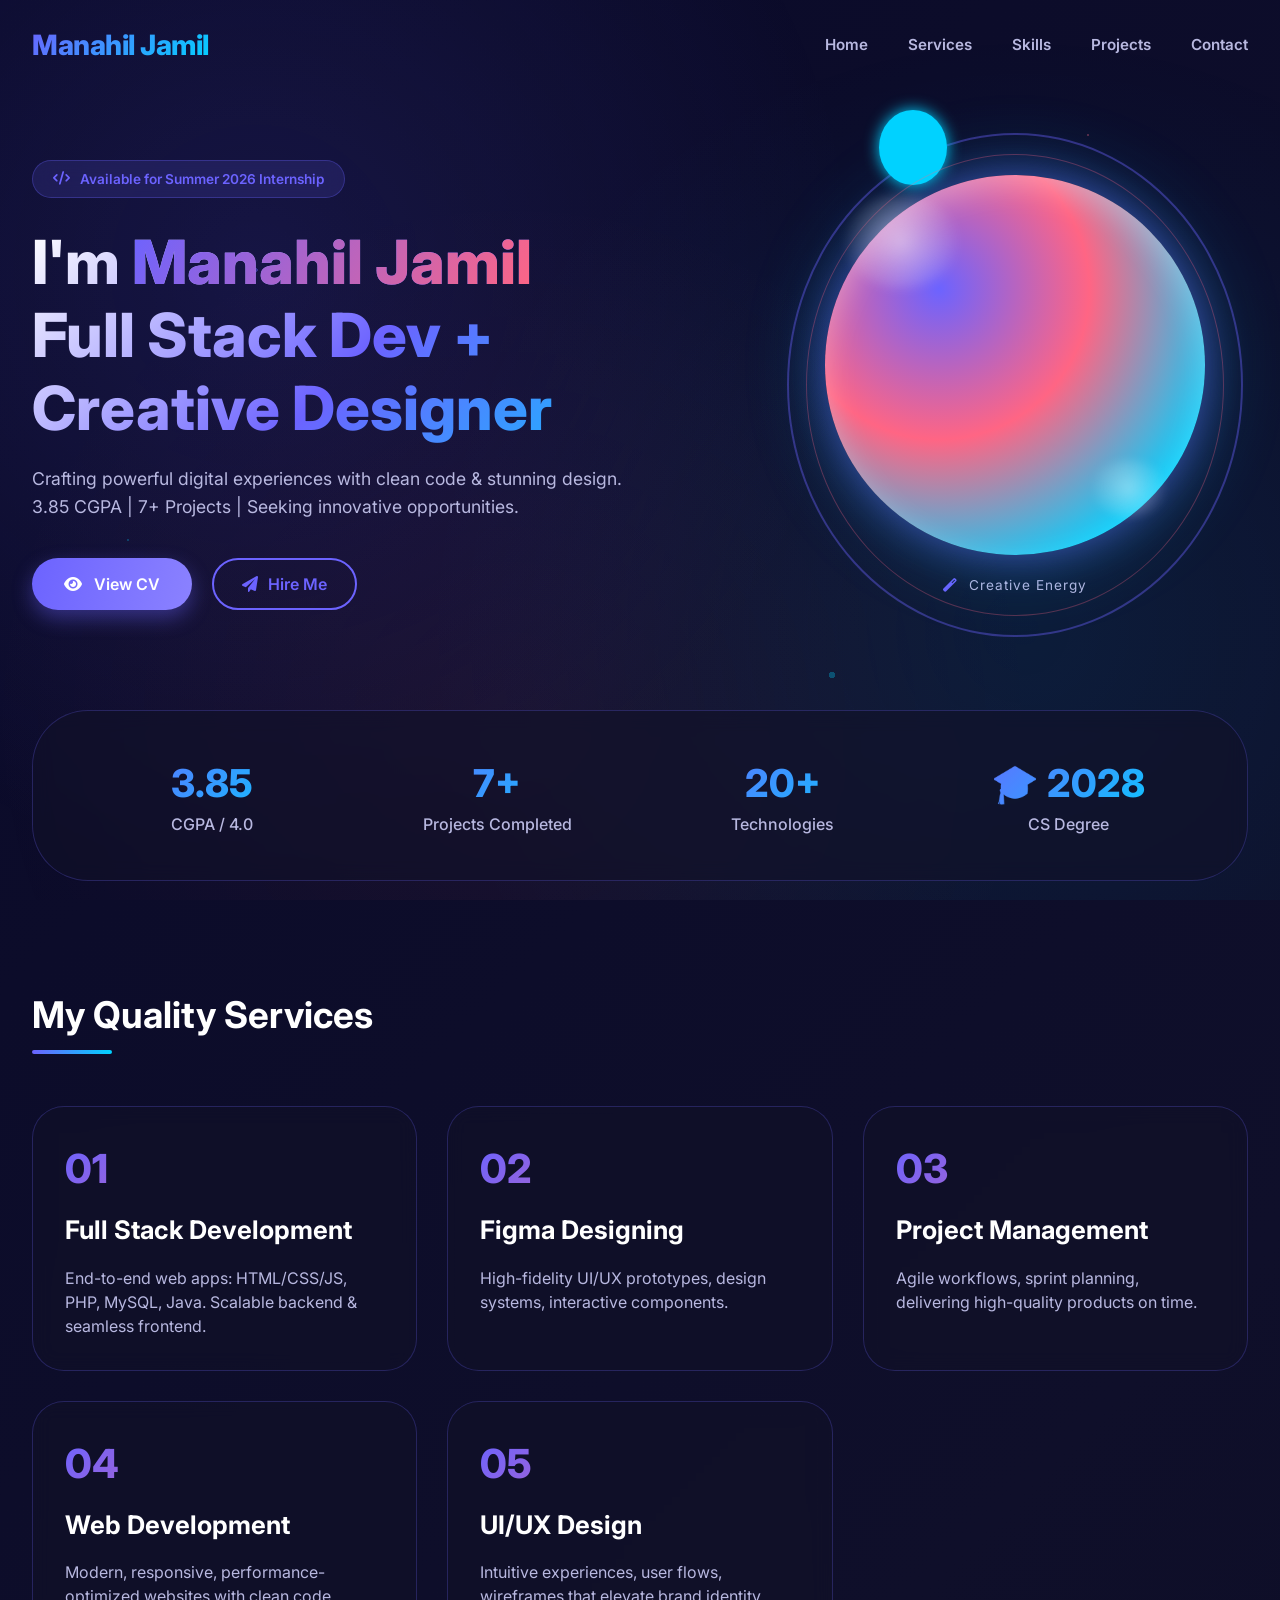
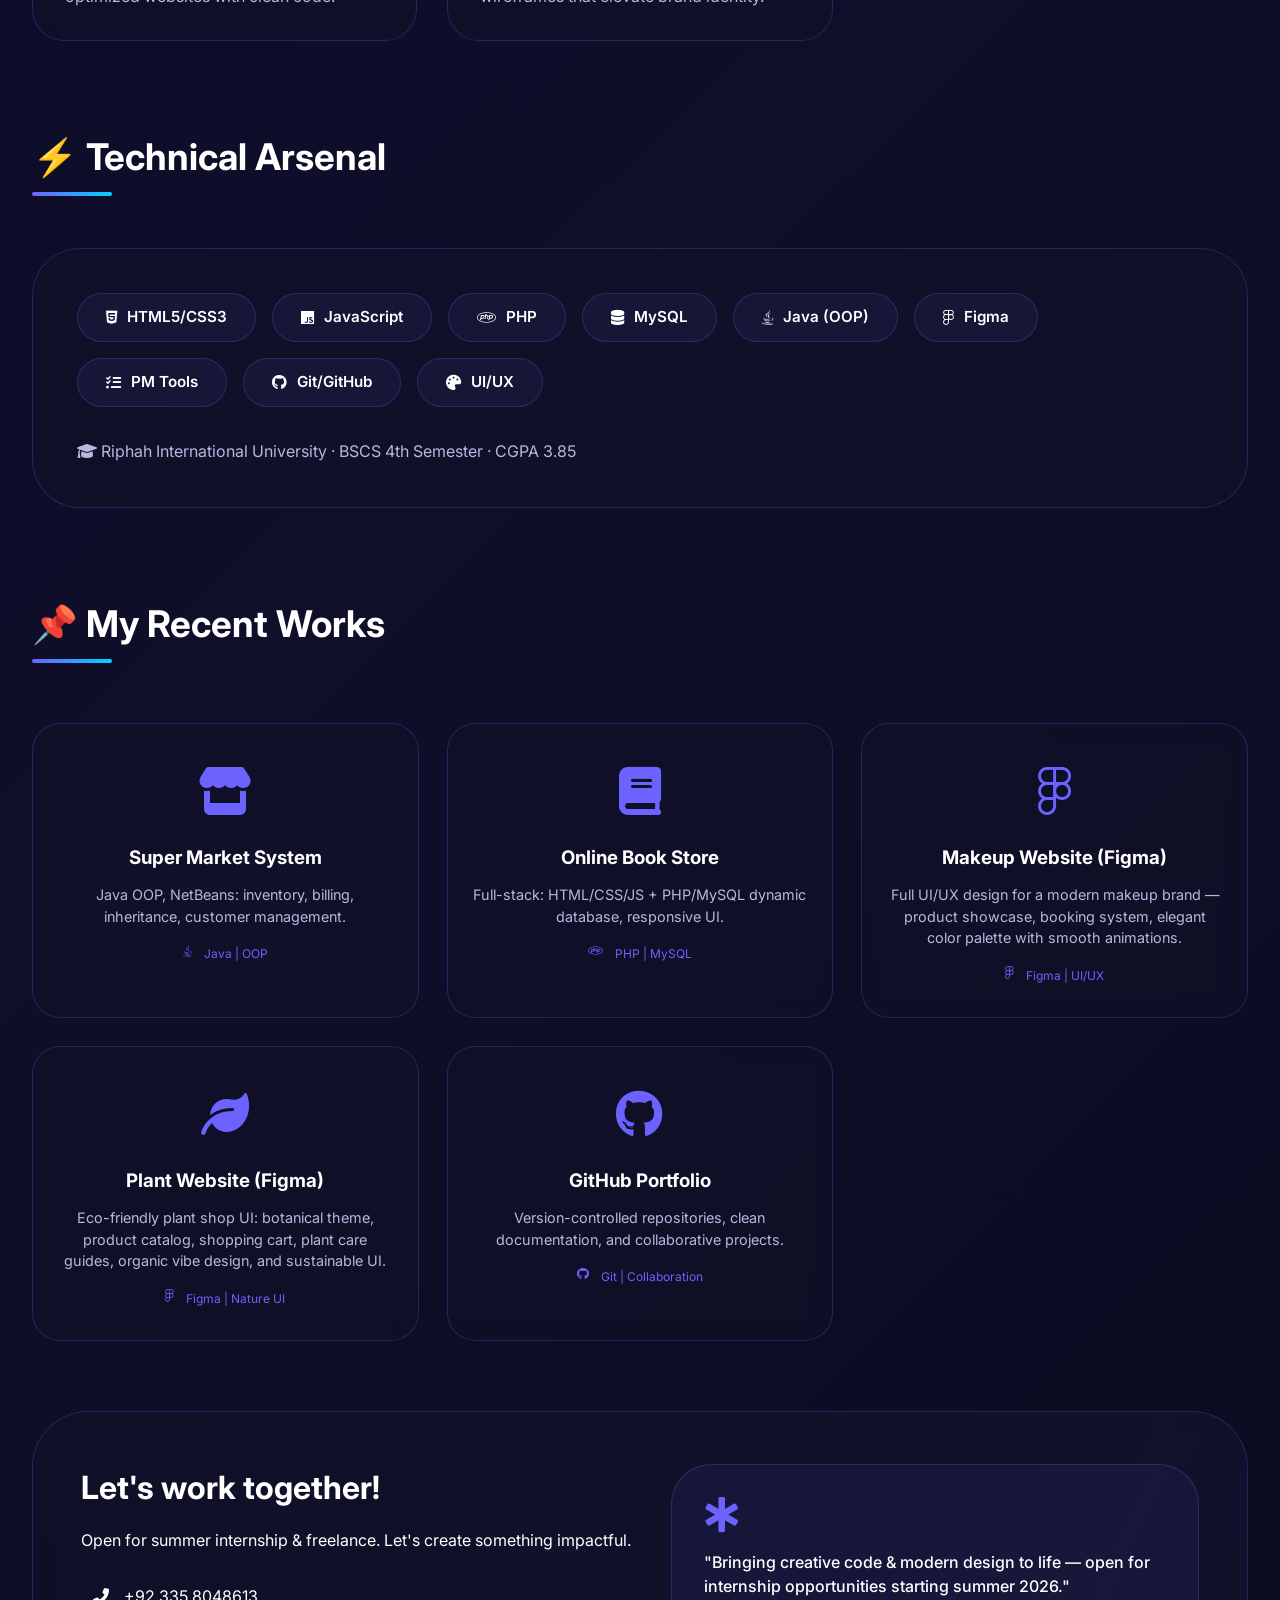
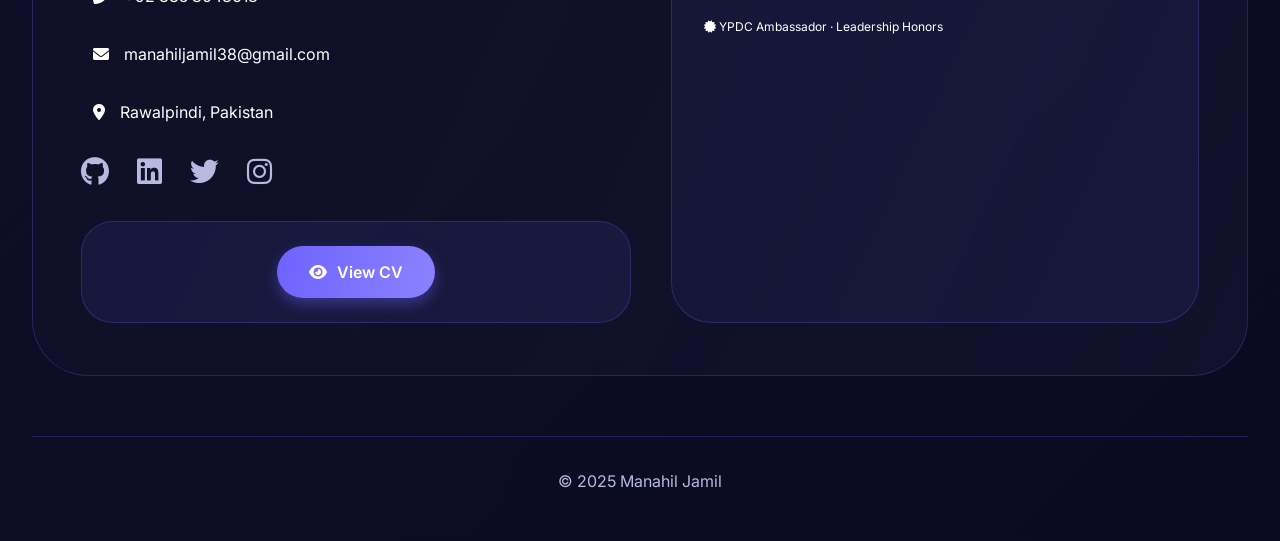
<file: ManahilPortfolio/index.html>
<!DOCTYPE html>
<html lang="en">
<head>
    <meta charset="UTF-8">
    <meta name="viewport" content="width=device-width, initial-scale=1.0, user-scalable=yes">
    <title>Manahil Jamil | Portfolio </title>
    <!-- Google Fonts + Font Awesome -->
    <link rel="preconnect" href="https://fonts.googleapis.com"><!--Build connection for fonts better for fast execution-->
    <link rel="preconnect" href="https://fonts.gstatic.com" crossorigin><!--Build connection for fonts files better for fast execution-->
    <link href="https://fonts.googleapis.com/css2?family=Inter:opsz,wght@14..32,300;400;500;600;700;800&display=swap" rel="stylesheet"><!--Modern and Clean Font-->
    <link rel="stylesheet" href="https://cdnjs.cloudflare.com/ajax/libs/font-awesome/6.0.0-beta3/css/all.min.css"> <!--Load Icons. Leafs,email etc-->
    <style>
        * {
            margin: 0;
            padding: 0;
            box-sizing: border-box;
        }/*for all web page */

        body {
            font-family: 'Inter', sans-serif;
            background: linear-gradient(135deg, #0a0a2a 0%, #0f0f2a 50%, #0a0a1f 100%);
            color: #FFFFFF;
            line-height: 1.5;
            scroll-behavior: smooth;
            overflow-x: hidden;
            position: relative;
        }

        /* Animated CSS Gradient Background  */
        body::before {
            content: '';
            position: fixed;
            top: 0;
            left: 0;
            width: 100%;
            height: 100%;
            background: radial-gradient(circle at 20% 30%, rgba(108, 99, 255, 0.12) 0%, transparent 50%),
                        radial-gradient(circle at 80% 70%, rgba(0, 210, 255, 0.08) 0%, transparent 50%),
                        radial-gradient(circle at 40% 80%, rgba(255, 101, 132, 0.06) 0%, transparent 50%);
            pointer-events: none;
            z-index: 0;
            animation: slowDrift 25s ease-in-out infinite alternate;
        }

        @keyframes slowDrift {
            0% { opacity: 0.6; transform: scale(1); }
            100% { opacity: 1; transform: scale(1.08); }
        }

        /* Floating particles effect  */
        body::after {
            content: '';
            position: fixed;
            top: 0;
            left: 0;
            width: 100%;
            height: 100%;
            background-image: 
                radial-gradient(2px 2px at 20% 30%, rgba(108, 99, 255, 0.4) 100%, transparent),
                radial-gradient(3px 3px at 65% 75%, rgba(0, 210, 255, 0.3) 100%, transparent),
                radial-gradient(1.5px 1.5px at 85% 15%, rgba(255, 101, 132, 0.3) 100%, transparent),
                radial-gradient(2.5px 2.5px at 40% 85%, rgba(108, 99, 255, 0.35) 100%, transparent),
                radial-gradient(1px 1px at 10% 60%, rgba(0, 210, 255, 0.25) 100%, transparent);
            background-repeat: no-repeat;
            pointer-events: none;
            z-index: 0;
            animation: floatParticles 18s linear infinite alternate;
        }

        @keyframes floatParticles {
            0% { background-position: 20% 30%, 65% 75%, 85% 15%, 40% 85%, 10% 60%; }
            100% { background-position: 25% 35%, 60% 70%, 80% 20%, 35% 80%, 15% 55%; }
        }

        .container {
            max-width: 1280px;
            margin: 0 auto;
            padding: 0 32px;
            position: relative;
            z-index: 2;
        }

        /* Modern Dark Professional Theme */
        :root {
            --primary: #6C63FF;
            --primary-glow: #8B82FF;
            --secondary: #FF6584;
            --accent: #00D2FF;
            --orb-grad-1: #6C63FF;
            --orb-grad-2: #FF6584;
            --orb-grad-3: #00D2FF;
            --bg-card: rgba(17, 17, 40, 0.6);
            --bg-elevated: #161636;
            --text-light: #FFFFFF;
            --text-muted: #B8B8E0;
            --border-glow: rgba(108, 99, 255, 0.25);
        }

        /* Navbar */
        .navbar {
            display: flex;
            justify-content: space-between;
            align-items: center;
            padding: 24px 0;
            flex-wrap: wrap;
            gap: 20px;
            position: relative;
            z-index: 10;
        }

        .logo {
            font-size: 28px;
            font-weight: 800;
            background: linear-gradient(135deg, var(--primary), var(--accent));
            -webkit-background-clip: text;
            background-clip: text;
            color: transparent;
            letter-spacing: -0.5px;
            transition: all 0.3s ease;
            cursor: default;
        }

        .logo:active {
            transform: scale(0.95);
            transition: transform 0.1s;
        }

        .nav-links {
            display: flex;
            gap: 40px;
            list-style: none;
        }

        .nav-links a {
            text-decoration: none;
            font-weight: 600;
            color: var(--text-muted);
            transition: all 0.3s ease;
            font-size: 0.95rem;
            position: relative;
            padding: 8px 0;
            display: inline-block;
        }

        .nav-links a:hover {
            color: var(--primary);
            transform: translateY(-2px);
        }

        .nav-links a:active {
            transform: scale(0.92);
            color: var(--secondary);
            transition: transform 0.08s;
        }

        /* Hero Section */
        .hero {
            display: flex;
            flex-wrap: wrap;
            justify-content: space-between;
            align-items: center;
            gap: 50px;
            padding: 70px 0 50px;
            position: relative;
            z-index: 2;
        }

        .hero-content {
            flex: 1.2;
        }

        .hero-badge {
            display: inline-flex;
            align-items: center;
            gap: 10px;
            background: rgba(108, 99, 255, 0.15);
            backdrop-filter: blur(10px);
            color: var(--primary);
            padding: 8px 20px;
            border-radius: 40px;
            font-size: 0.85rem;
            font-weight: 600;
            margin-bottom: 28px;
            border: 1px solid rgba(108, 99, 255, 0.3);
            transition: all 0.3s ease;
            cursor: default;
        }

        .hero-badge:active {
            transform: scale(0.97);
            background: var(--primary);
            color: white;
            transition: transform 0.08s;
        }

        .hero-content h1 {
            font-size: 3.8rem;
            font-weight: 800;
            line-height: 1.2;
            margin-bottom: 20px;
            background: linear-gradient(135deg, #FFFFFF, var(--primary), var(--accent));
            -webkit-background-clip: text;
            background-clip: text;
            color: transparent;
        }

        .hero-highlight {
            background: linear-gradient(120deg, var(--primary), var(--secondary));
            -webkit-background-clip: text;
            background-clip: text;
            color: transparent;
        }

        .hero-sub {
            font-size: 1.1rem;
            color: var(--text-muted);
            margin-bottom: 36px;
            max-width: 90%;
            line-height: 1.6;
        }

        .btn-group {
            display: flex;
            gap: 20px;
            flex-wrap: wrap;
        }

        .btn-primary {
            background: linear-gradient(105deg, var(--primary), var(--primary-glow));
            color: white;
            padding: 14px 32px;
            border-radius: 50px;
            text-decoration: none;
            font-weight: 600;
            transition: all 0.3s ease;
            display: inline-flex;
            align-items: center;
            gap: 12px;
            box-shadow: 0 8px 20px rgba(108, 99, 255, 0.4);
            border: none;
            cursor: pointer;
        }

        .btn-primary:hover {
            transform: translateY(-3px);
            gap: 16px;
            box-shadow: 0 15px 30px rgba(108, 99, 255, 0.6);
        }

        .btn-primary:active {
            transform: scale(0.94);
            background: linear-gradient(105deg, var(--secondary), #FF85A0);
            transition: transform 0.08s;
        }

        .btn-outline {
            background: transparent;
            border: 2px solid var(--primary);
            color: var(--primary);
            padding: 12px 28px;
            border-radius: 50px;
            text-decoration: none;
            font-weight: 600;
            transition: all 0.3s ease;
            display: inline-flex;
            align-items: center;
            gap: 10px;
        }

        .btn-outline:hover {
            background: var(--primary);
            color: white;
            transform: translateY(-2px);
            box-shadow: 0 5px 15px rgba(108, 99, 255, 0.4);
        }

        .btn-outline:active {
            transform: scale(0.94);
            transition: transform 0.08s;
        }

          /* 3D GRADIENT ORB */
        
        .hero-image {
            flex: 0.8;
            display: flex;
            justify-content: center;
            align-items: center;
        }

        .orb-container {
            width: 100%;
            max-width: 380px;
            aspect-ratio: 1/1;
            position: relative;
            cursor: pointer;
        }

        /* Main Orb */
        .gradient-orb {
            width: 100%;
            height: 100%;
            border-radius: 50%;
            background: radial-gradient(circle at 30% 30%, 
                                        var(--orb-grad-1) 0%, 
                                        var(--orb-grad-2) 40%, 
                                        var(--orb-grad-3) 80%,
                                        #4a00e0 100%);
            box-shadow: 0 0 40px rgba(108, 99, 255, 0.5),
                        0 0 80px rgba(0, 210, 255, 0.3),
                        inset 0 10px 30px rgba(255, 255, 255, 0.3);
            animation: orbFloat 5s ease-in-out infinite, orbPulse 3s ease-in-out infinite alternate;
            transition: all 0.3s ease;
            position: relative;
        }

        /* Inner glow layer */
        .gradient-orb::before {
            content: '';
            position: absolute;
            top: 5%;
            left: 5%;
            width: 30%;
            height: 25%;
            background: radial-gradient(circle, rgba(255,255,255,0.7) 0%, rgba(255,255,255,0) 80%);
            border-radius: 50%;
            filter: blur(5px);
            opacity: 0.7;
        }

        /* Reflection/shine effect */
        .gradient-orb::after {
            content: '';
            position: absolute;
            bottom: 10%;
            right: 10%;
            width: 20%;
            height: 15%;
            background: radial-gradient(circle, rgba(255,255,255,0.4) 0%, rgba(255,255,255,0) 80%);
            border-radius: 50%;
            filter: blur(4px);
        }

        /* Ring orbiting around */
        .orb-ring {
            position: absolute;
            top: -10%;
            left: -10%;
            width: 120%;
            height: 120%;
            border-radius: 50%;
            border: 2px solid rgba(108, 99, 255, 0.4);
            animation: ringRotate 8s linear infinite;
            pointer-events: none;
        }

        .orb-ring::before {
            content: '';
            position: absolute;
            top: -5%;
            left: 20%;
            width: 15%;
            height: 15%;
            background: var(--accent);
            border-radius: 50%;
            box-shadow: 0 0 15px var(--accent);
        }

        /* Second ring */
        .orb-ring-secondary {
            position: absolute;
            top: -5%;
            left: -5%;
            width: 110%;
            height: 110%;
            border-radius: 50%;
            border: 1px solid rgba(255, 101, 132, 0.3);
            animation: ringRotateReverse 12s linear infinite;
            pointer-events: none;
        }

        /* Hover effects on orb */
        .orb-container:hover .gradient-orb {
            transform: scale(1.05);
            box-shadow: 0 0 60px rgba(108, 99, 255, 0.7), 0 0 100px rgba(0, 210, 255, 0.4);
        }

        .orb-container:active .gradient-orb {
            transform: scale(0.96);
            transition: transform 0.08s;
        }

        /* Animations */
        @keyframes orbFloat {
            0%, 100% { transform: translateY(0px); }
            50% { transform: translateY(-15px); }
        }

        @keyframes orbPulse {
            0% { box-shadow: 0 0 30px rgba(108, 99, 255, 0.4), 0 0 50px rgba(0, 210, 255, 0.2); }
            100% { box-shadow: 0 0 55px rgba(108, 99, 255, 0.7), 0 0 80px rgba(0, 210, 255, 0.4); }
        }

        @keyframes ringRotate {
            from { transform: rotate(0deg); }
            to { transform: rotate(360deg); }
        }

        @keyframes ringRotateReverse {
            from { transform: rotate(360deg); }
            to { transform: rotate(0deg); }
        }

        .orb-badge {
            text-align: center;
            margin-top: 20px;
            font-size: 0.85rem;
            color: var(--text-muted);
            letter-spacing: 1px;
        }

        .orb-badge i {
            color: var(--primary);
            margin-right: 6px;
        }

        /* Stats Cards */
        .stats {
            display: flex;
            flex-wrap: wrap;
            justify-content: space-between;
            gap: 24px;
            background: rgba(17, 17, 40, 0.6);
            backdrop-filter: blur(10px);
            border-radius: 56px;
            padding: 32px 48px;
            margin: 50px 0;
            border: 1px solid var(--border-glow);
            position: relative;
            z-index: 2;
        }

        .stat-item {
            text-align: center;
            flex: 1;
            transition: all 0.3s ease;
            cursor: pointer;
            padding: 12px;
            border-radius: 32px;
        }

        .stat-item:hover {
            transform: translateY(-5px);
            background: rgba(108, 99, 255, 0.1);
        }

        .stat-item:active {
            transform: scale(0.95);
            background: var(--primary);
            transition: transform 0.08s;
        }

        .stat-number {
            font-size: 2.4rem;
            font-weight: 800;
            background: linear-gradient(135deg, var(--primary), var(--accent));
            -webkit-background-clip: text;
            background-clip: text;
            color: transparent;
        }

        .stat-label {
            color: var(--text-muted);
            font-weight: 500;
        }

        /* Section Titles */
        .section-title {
            font-size: 2.3rem;
            font-weight: 700;
            margin: 56px 0 32px 0;
            position: relative;
            display: inline-block;
            color: var(--text-light);
            cursor: default;
            transition: all 0.3s ease;
        }

        .section-title:active {
            transform: scale(0.97);
            color: var(--primary);
            transition: transform 0.08s;
        }

        .section-title:after {
            content: '';
            position: absolute;
            bottom: -12px;
            left: 0;
            width: 80px;
            height: 4px;
            background: linear-gradient(90deg, var(--primary), var(--accent));
            border-radius: 4px;
            transition: width 0.4s ease;
        }

        .section-title:hover:after {
            width: 100%;
        }

        /* Services Grid */
        .services-grid {
            display: grid;
            grid-template-columns: repeat(auto-fill, minmax(310px, 1fr));
            gap: 30px;
            margin: 32px 0;
        }

        .service-card {
            background: var(--bg-card);
            backdrop-filter: blur(10px);
            border-radius: 32px;
            padding: 32px;
            transition: all 0.4s cubic-bezier(0.2, 0.9, 0.4, 1.1);
            border: 1px solid var(--border-glow);
            cursor: pointer;
        }

        .service-card:hover {
            transform: translateY(-10px) scale(1.02);
            border-color: var(--primary);
            box-shadow: 0 20px 40px rgba(108, 99, 255, 0.2);
        }

        .service-card:active {
            transform: scale(0.96);
            background: var(--primary);
            transition: transform 0.08s;
        }

        .service-number {
            font-size: 2.5rem;
            font-weight: 800;
            background: linear-gradient(135deg, var(--primary), var(--secondary));
            -webkit-background-clip: text;
            background-clip: text;
            color: transparent;
            margin-bottom: 12px;
        }

        .service-card h3 {
            font-size: 1.6rem;
            margin: 12px 0 16px;
        }

        .service-card p {
            color: var(--text-muted);
        }

        /* Skills */
        .skills-wrapper {
            background: var(--bg-card);
            backdrop-filter: blur(10px);
            border-radius: 48px;
            padding: 44px;
            margin: 32px 0;
            border: 1px solid var(--border-glow);
        }

        .skills-badge {
            display: flex;
            flex-wrap: wrap;
            gap: 16px;
        }

        .skill-tag {
            background: var(--bg-elevated);
            border-radius: 60px;
            padding: 12px 28px;
            font-weight: 600;
            font-size: 0.95rem;
            border: 1px solid var(--border-glow);
            color: var(--text-light);
            transition: all 0.25s ease;
            cursor: pointer;
            display: inline-flex;
            align-items: center;
            gap: 10px;
        }

        .skill-tag:hover {
            border-color: var(--primary);
            transform: translateY(-3px);
            background: var(--primary);
            color: white;
            box-shadow: 0 5px 15px rgba(108, 99, 255, 0.4);
        }

        .skill-tag:active {
            transform: scale(0.92);
            background: var(--secondary);
            transition: transform 0.06s;
        }

        /* Works Grid - Makeup + Plant Website */
        .works-grid {
            display: grid;
            grid-template-columns: repeat(auto-fit, minmax(300px, 1fr));
            gap: 28px;
            margin: 40px 0;
        }

        .work-card {
            background: var(--bg-card);
            backdrop-filter: blur(10px);
            border-radius: 28px;
            padding: 32px 24px;
            text-align: center;
            border: 1px solid var(--border-glow);
            transition: all 0.4s ease;
            cursor: pointer;
        }

        .work-card:hover {
            transform: translateY(-8px) rotateX(3deg);
            border-color: var(--primary);
            box-shadow: 0 25px 35px rgba(108, 99, 255, 0.25);
        }

        .work-card:active {
            transform: scale(0.96);
            background: var(--primary);
            transition: transform 0.08s;
        }

        .work-icon {
            font-size: 3rem;
            margin-bottom: 16px;
            color: var(--primary);
            transition: all 0.3s ease;
        }

        .work-card:hover .work-icon {
            transform: scale(1.1) rotate(5deg);
            color: var(--accent);
        }

        .work-card h3 {
            margin: 16px 0 12px;
        }

        .work-card p {
            color: var(--text-muted);
            font-size: 0.9rem;
        }

        .project-tech {
            display: flex;
            justify-content: center;
            gap: 12px;
            margin-top: 18px;
            font-size: 0.75rem;
            color: var(--primary);
        }

        /* Testimonial */
        .testimonial {
            background: linear-gradient(125deg, var(--bg-card), #1a1a35);
            backdrop-filter: blur(10px);
            border-radius: 40px;
            padding: 48px;
            margin: 48px 0;
            border-left: 6px solid var(--primary);
            transition: all 0.3s ease;
            cursor: pointer;
            animation: testimonialGlow 3s ease-in-out infinite alternate;
        }

        @keyframes testimonialGlow {
            0% { border-left-color: var(--primary); box-shadow: 0 5px 20px rgba(108, 99, 255, 0.1); }
            100% { border-left-color: var(--accent); box-shadow: 0 10px 30px rgba(0, 210, 255, 0.2); }
        }

        .testimonial:active {
            transform: scale(0.98);
        }

        /* Contact Section */
        .contact-section {
            background: linear-gradient(115deg, var(--bg-card) 0%, #12122c 100%);
            backdrop-filter: blur(10px);
            border-radius: 56px;
            padding: 52px 48px;
            margin: 70px 0 60px;
            display: flex;
            flex-wrap: wrap;
            justify-content: space-between;
            gap: 40px;
            border: 1px solid var(--border-glow);
        }

        .contact-details p {
            margin: 18px 0;
            display: flex;
            align-items: center;
            gap: 15px;
            transition: all 0.25s ease;
            cursor: pointer;
            padding: 8px 12px;
            border-radius: 40px;
        }

        .contact-details p:hover {
            background: rgba(108, 99, 255, 0.1);
            transform: translateX(5px);
        }

        .contact-details p:active {
            transform: scale(0.97);
            background: var(--primary);
            transition: transform 0.06s;
        }

        .social-links a {
            color: var(--text-muted);
            font-size: 1.8rem;
            transition: all 0.3s ease;
            margin-right: 24px;
            display: inline-block;
            text-decoration: none;
        }

        .social-links a:hover {
            color: var(--primary);
            transform: translateY(-5px) scale(1.1);
        }

        .social-links a:active {
            transform: scale(0.9);
            color: var(--secondary);
        }

        .view-cv-card {
            background: rgba(108, 99, 255, 0.1);
            border-radius: 32px;
            padding: 24px;
            margin-top: 28px;
            text-align: center;
            border: 1px solid var(--border-glow);
        }

        .view-btn-custom {
            background: linear-gradient(105deg, var(--primary), var(--primary-glow));
            color: white;
            padding: 14px 32px;
            border-radius: 50px;
            font-weight: 600;
            text-decoration: none;
            display: inline-flex;
            align-items: center;
            gap: 10px;
            transition: all 0.3s ease;
            box-shadow: 0 6px 14px rgba(108, 99, 255, 0.4);
            cursor: pointer;
        }

        .view-btn-custom:hover {
            transform: translateY(-3px);
            gap: 15px;
        }

        .view-btn-custom:active {
            transform: scale(0.94);
        }

        footer {
            text-align: center;
            padding: 32px 0 48px;
            border-top: 1px solid var(--border-glow);
            color: var(--text-muted);
        }

        @media (max-width: 800px) {
            .container { padding: 0 24px; }
            .hero-content h1 { font-size: 2.5rem; }
            .stats { flex-direction: column; align-items: center; }
            .orb-container { max-width: 280px; }
        }
    </style>
</head>
<body>
<!--Navigation menu (Home, Services, Skills, Projects, Contact)-->
<div class="container">
    <div class="navbar">
        <div class="logo">Manahil Jamil</div>
        <ul class="nav-links">
            <li><a href="#home">Home</a></li>
            <li><a href="#services">Services</a></li>
            <li><a href="#skills">Skills</a></li>
            <li><a href="#work">Projects</a></li>
            <li><a href="#contact">Contact</a></li>
        </ul>
    </div>

    <!-- Main introduction with name, title, and the 3D orb -->
    <div id="home" class="hero">
        <div class="hero-content">
            <div class="hero-badge">
                <i class="fas fa-code"></i> Available for Summer 2026 Internship
            </div>
            <h1>I'm <span class="hero-highlight">Manahil Jamil</span><br>Full Stack Dev + Creative Designer</h1>
            <p class="hero-sub">Crafting powerful digital experiences with clean code & stunning design. 3.85 CGPA | 7+ Projects | Seeking innovative opportunities.</p>
            <div class="btn-group">
                <a class="btn-primary" href="ManahilJamilCV.pdf" target="_blank"><i class="fas fa-eye"></i> View CV</a>
                <a href="#contact" class="btn-outline"><i class="fas fa-paper-plane"></i> Hire Me</a>
            </div>
        </div>

        <!--  3D Gradient Orb  -->
        <div class="hero-image">
            <div class="orb-container">
                <div class="gradient-orb"></div>
                <div class="orb-ring"></div>
                <div class="orb-ring-secondary"></div>
                <div class="orb-badge">
                    <i class="fas fa-magic"></i> Creative Energy
                </div>
            </div>
        </div>
    </div>

    <!-- Stats(Shows CGPA, projects count, technologies, graduation year) -->
    <div class="stats">
        <div class="stat-item"><div class="stat-number">3.85</div><div class="stat-label">CGPA / 4.0</div></div>
        <div class="stat-item"><div class="stat-number">7+</div><div class="stat-label">Projects Completed</div></div>
        <div class="stat-item"><div class="stat-number">20+</div><div class="stat-label">Technologies</div></div>
        <div class="stat-item"><div class="stat-number">🎓 2028</div><div class="stat-label">CS Degree</div></div>
    </div>

    <!-- Services(	5 cards showing what I offer) -->
    <div id="services">
        <h2 class="section-title">My Quality Services</h2>
        <div class="services-grid">
            <div class="service-card"><div class="service-number">01</div><h3>Full Stack Development</h3><p>End-to-end web apps: HTML/CSS/JS, PHP, MySQL, Java. Scalable backend & seamless frontend.</p></div>
            <div class="service-card"><div class="service-number">02</div><h3>Figma Designing</h3><p>High-fidelity UI/UX prototypes, design systems, interactive components.</p></div>
            <div class="service-card"><div class="service-number">03</div><h3>Project Management</h3><p>Agile workflows, sprint planning, delivering high-quality products on time.</p></div>
            <div class="service-card"><div class="service-number">04</div><h3>Web Development</h3><p>Modern, responsive, performance-optimized websites with clean code.</p></div>
            <div class="service-card"><div class="service-number">05</div><h3>UI/UX Design</h3><p>Intuitive experiences, user flows, wireframes that elevate brand identity.</p></div>
        </div>
    </div>

    <!-- Skills(Tags showing technologies I know) -->
    <div id="skills">
        <h2 class="section-title">⚡ Technical Arsenal</h2>
        <div class="skills-wrapper">
            <div class="skills-badge">
                <span class="skill-tag"><i class="fab fa-html5"></i> HTML5/CSS3</span>
                <span class="skill-tag"><i class="fab fa-js"></i> JavaScript</span>
                <span class="skill-tag"><i class="fab fa-php"></i> PHP</span>
                <span class="skill-tag"><i class="fas fa-database"></i> MySQL</span>
                <span class="skill-tag"><i class="fab fa-java"></i> Java (OOP)</span>
                <span class="skill-tag"><i class="fab fa-figma"></i> Figma</span>
                <span class="skill-tag"><i class="fas fa-tasks"></i> PM Tools</span>
                <span class="skill-tag"><i class="fab fa-github"></i> Git/GitHub</span>
                <span class="skill-tag"><i class="fas fa-palette"></i> UI/UX</span>
            </div>
            <p style="margin-top: 32px; color: var(--text-muted);"><i class="fas fa-graduation-cap"></i> Riphah International University · BSCS 4th Semester · CGPA 3.85</p>
        </div>
    </div>

    <!-- My Recent Works  -->
    <div id="work">
        <h2 class="section-title">📌 My Recent Works</h2>
        <div class="works-grid">
            <div class="work-card"><div class="work-icon"><i class="fas fa-store"></i></div><h3>Super Market System</h3><p>Java OOP, NetBeans: inventory, billing, inheritance, customer management.</p><div class="project-tech"><i class="fab fa-java"></i> Java | OOP</div></div>
            <div class="work-card"><div class="work-icon"><i class="fas fa-book"></i></div><h3>Online Book Store</h3><p>Full-stack: HTML/CSS/JS + PHP/MySQL dynamic database, responsive UI.</p><div class="project-tech"><i class="fab fa-php"></i> PHP | MySQL</div></div>
            <div class="work-card"><div class="work-icon"><i class="fab fa-figma"></i></div><h3>Makeup Website (Figma)</h3><p>Full UI/UX design for a modern makeup brand — product showcase, booking system, elegant color palette with smooth animations.</p><div class="project-tech"><i class="fab fa-figma"></i> Figma | UI/UX</div></div>
            <div class="work-card"><div class="work-icon"><i class="fas fa-leaf"></i></div><h3>Plant Website (Figma)</h3><p>Eco-friendly plant shop UI: botanical theme, product catalog, shopping cart, plant care guides, organic vibe design, and sustainable UI.</p><div class="project-tech"><i class="fab fa-figma"></i> Figma | Nature UI</div></div>
            <div class="work-card"><div class="work-icon"><i class="fab fa-github"></i></div><h3>GitHub Portfolio</h3><p>Version-controlled repositories, clean documentation, and collaborative projects.</p><div class="project-tech"><i class="fab fa-github"></i> Git | Collaboration</div></div>
        </div>
    </div>

   

    <!-- Contact Section -->
    <div id="contact" class="contact-section">
        <div class="contact-left">
            <h2 style="font-size: 2rem;">Let's work together!</h2>
            <p style="margin: 16px 0 24px 0;">Open for summer internship & freelance. Let's create something impactful.</p>
            <div class="contact-details">
                <p><i class="fas fa-phone-alt"></i> +92 335 8048613</p>
                <p><i class="fas fa-envelope"></i> manahiljamil38@gmail.com</p>
                <p><i class="fas fa-map-marker-alt"></i> Rawalpindi, Pakistan</p>
            </div>
            <div class="social-links">
                <a href="https://github.com/ManahilJamil" target="_blank"><i class="fab fa-github"></i></a>
                <a href="#" target="_blank"><i class="fab fa-linkedin"></i></a>
                <a href="#" target="_blank"><i class="fab fa-twitter"></i></a>
                <a href="#" target="_blank"><i class="fab fa-instagram"></i></a>
            </div>
            <div class="view-cv-card">
               
               
                <a class="view-btn-custom" href="ManahilJamilCV.pdf" target="_blank"><i class="fas fa-eye"></i> View CV </a>
            </div>
        </div>
        <div style="flex:1; background: rgba(108, 99, 255, 0.08); border-radius: 40px; padding: 32px; border: 1px solid var(--border-glow);">
            <i class="fas fa-star-of-life" style="font-size: 2.2rem; color: var(--primary);"></i>
            <p style="margin-top: 16px; font-weight: 500;">"Bringing creative code & modern design to life — open for internship opportunities starting summer 2026."</p>
            <div class="small-note" style="margin-top: 20px; font-size: 0.75rem;"><i class="fas fa-certificate"></i> YPDC Ambassador · Leadership Honors</div>
        </div>
    </div>

    <footer>
        <p>© 2025 Manahil Jamil</p>
    </footer>
</div>

</body>
</html>
</file>
